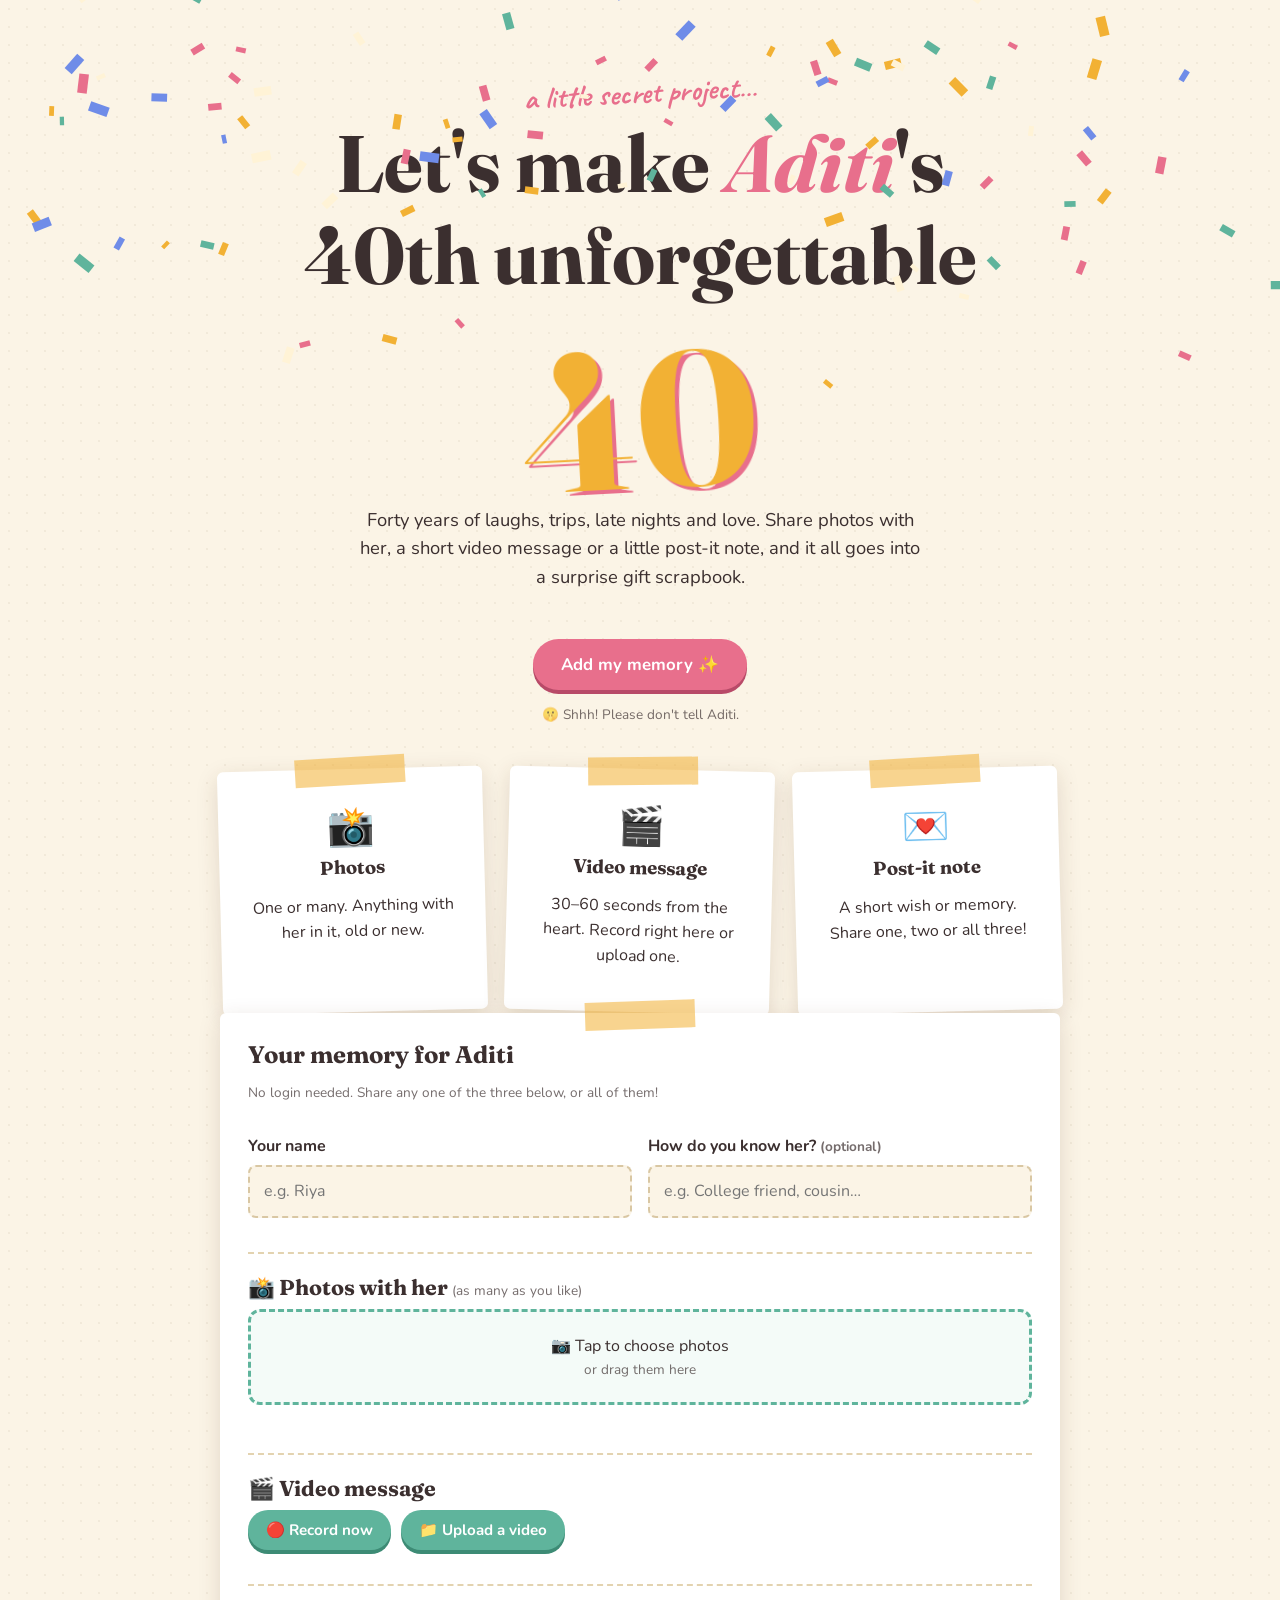
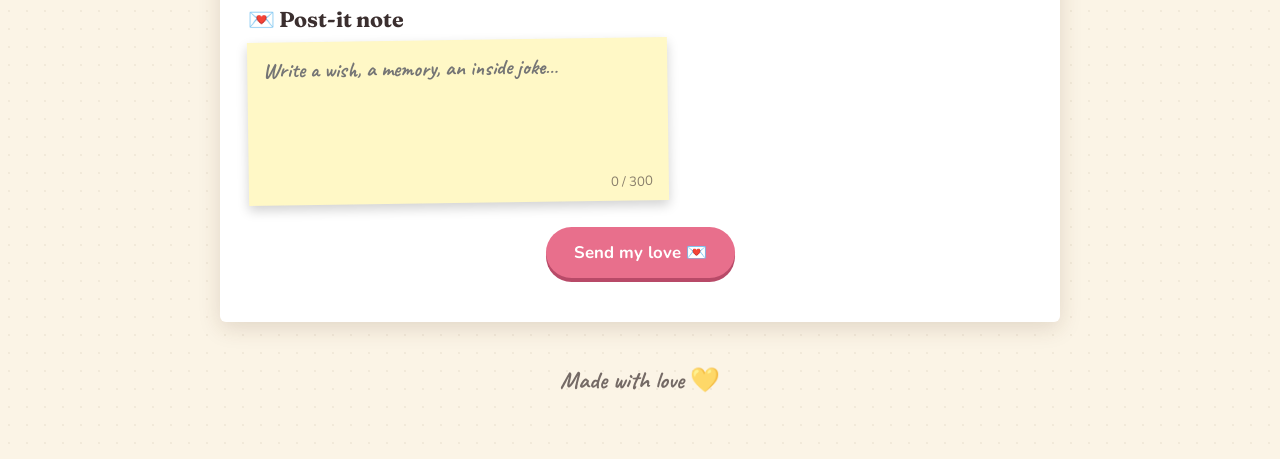
<file: index.html>
<!doctype html>
<html lang="en">
<head>
<meta charset="utf-8">
<meta name="viewport" content="width=device-width, initial-scale=1">
<title>Aditi turns 40! 🎉 Leave a memory</title>
<link rel="stylesheet" href="style.css?v=20261105">
</head>
<body>
<header class="hero wrap">
  <div class="hand">a little secret project…</div>
  <h1>Let's make <em id="name">Aditi</em>'s<br>40th unforgettable</h1>
  <div class="big40">40</div>
  <p class="lead">Forty years of laughs, trips, late nights and love. Share photos with her, a short video message or a little post-it note, and it all goes into a surprise gift scrapbook.</p>
  <div class="cds" id="cds"></div>
  <a class="btn" href="#share">Add my memory ✨</a>
  <p class="hint" style="margin-top:14px">🤫 Shhh! Please don't tell Aditi.</p>
</header>

<section class="wrap">
  <div class="steps">
    <div class="card"><div class="emoji">📸</div><h3>Photos</h3><p>One or many. Anything with her in it, old or new.</p></div>
    <div class="card"><div class="emoji">🎬</div><h3>Video message</h3><p>30–60 seconds from the heart. Record right here or upload one.</p></div>
    <div class="card"><div class="emoji">💌</div><h3>Post-it note</h3><p>A short wish or memory. Share one, two or all three!</p></div>
  </div>
</section>

<section class="wrap" id="share">
  <form class="card" id="form">
    <h2>Your memory for <span class="nm">Aditi</span></h2>
    <p class="hint">No login needed. Share any one of the three below, or all of them!</p>
    <div class="row">
      <div><label for="who">Your name</label><input type="text" id="who" required maxlength="60" placeholder="e.g. Riya"></div>
      <div><label for="rel">How do you know her? <span class="hint">(optional)</span></label><input type="text" id="rel" maxlength="80" placeholder="e.g. College friend, cousin…"></div>
    </div>

    <h3 class="sechead">📸 Photos with her <span class="hint">(as many as you like)</span></h3>
    <div class="drop" id="drop">📷 Tap to choose photos<div class="hint">or drag them here</div></div>
    <input type="file" id="photos" accept="image/*" multiple hidden>
    <div class="polas" id="pholist"></div>

    <h3 class="sechead">🎬 Video message</h3>
    <div class="vidbox">
      <div class="vidbtns">
        <button type="button" class="btn alt" id="recBtn">🔴 Record now</button>
        <button type="button" class="btn alt" id="upBtn">📁 Upload a video</button>
        <button type="button" class="btn alt" id="clrBtn" hidden>🗑 Remove</button>
      </div>
      <input type="file" id="vidfile" accept="video/*" hidden>
      <div id="recstat" class="hint"></div>
      <video id="vidprev" controls playsinline hidden></video>
    </div>

    <h3 class="sechead">💌 Post-it note</h3>
    <div class="postit"><textarea id="note" rows="4" maxlength="300" placeholder="Write a wish, a memory, an inside joke…"></textarea><small id="cnt">0 / 300</small></div>

    <div class="bar" id="bar"><i id="barfill"></i></div>
    <div class="err" id="err"></div>
    <p style="text-align:center;margin-top:24px"><button class="btn" id="send">Send my love 💌</button></p>
  </form>

  <div class="card thanks" id="thanks">
    <h2>Thank you, <span id="tyname"></span>! 💖</h2>
    <p>Your memory is safely tucked into the scrapbook.<br>Remember — it's a surprise!</p>
    <button class="btn alt" onclick="location.reload()">Add another</button>
  </div>
</section>

<footer class="hand" style="font-size:1.5rem">Made with love 💛</footer>

<script type="module">
import { CONFIG } from "./config.js?v=20261105";
import { DEMO, MAX_VIDEO_MB, countdown, confetti, shrinkImage, submitContribution } from "./app.js?v=20261105";

document.title = `${CONFIG.herName} turns ${CONFIG.age}! 🎉 Leave a memory`;
document.getElementById("name").textContent = CONFIG.herName;
document.querySelectorAll(".nm").forEach(e => e.textContent = CONFIG.herName);
document.querySelector(".big40").textContent = CONFIG.age;
countdown(CONFIG.birthday, document.getElementById("cds"));
confetti();
if (DEMO) document.querySelector(".hint").insertAdjacentHTML("afterend", '<p class="hint">🧪 Demo mode: nothing is actually uploaded.</p>');

const $ = id => document.getElementById(id);
let photos = [], video = null, stream = null, recorder = null;

// ----- photos -----
const renderPhotos = () => {
  $("pholist").innerHTML = "";
  photos.forEach((f, i) => {
    const d = document.createElement("div"); d.className = "pola";
    d.innerHTML = `<img src="${URL.createObjectURL(f)}"><button type="button" aria-label="remove">×</button>`;
    d.querySelector("button").onclick = () => { photos.splice(i, 1); renderPhotos(); };
    $("pholist").append(d);
  });
};
const addPhotos = files => { photos.push(...[...files].filter(f => f.type.startsWith("image/"))); renderPhotos(); };
$("drop").onclick = () => $("photos").click();
$("photos").onchange = e => { addPhotos(e.target.files); e.target.value = ""; };
$("drop").ondragover = e => e.preventDefault();
$("drop").ondrop = e => { e.preventDefault(); addPhotos(e.dataTransfer.files); };

// ----- video -----
const setVideo = f => {
  video = f; const p = $("vidprev");
  p.hidden = !f; $("clrBtn").hidden = !f; $("recstat").textContent = "";
  if (f) { p.srcObject = null; p.muted = false; p.src = URL.createObjectURL(f); p.controls = true; }
};
$("upBtn").onclick = () => $("vidfile").click();
$("vidfile").onchange = e => { if (e.target.files[0]) setVideo(e.target.files[0]); };
$("clrBtn").onclick = () => setVideo(null);

$("recBtn").onclick = async () => {
  if (recorder?.state === "recording") { recorder.stop(); return; }
  if (!navigator.mediaDevices?.getUserMedia || !window.MediaRecorder) { $("err").textContent = "Recording isn't supported here — please use Upload."; return; }
  try {
    stream = await navigator.mediaDevices.getUserMedia({ video: { facingMode: "user" }, audio: true });
  } catch { $("err").textContent = "Couldn't access camera/mic. You can upload a video instead."; return; }
  $("err").textContent = "";
  const p = $("vidprev"); p.hidden = false; p.srcObject = stream; p.muted = true; p.controls = false; p.play();
  const chunks = [];
  recorder = new MediaRecorder(stream);
  recorder.ondataavailable = e => chunks.push(e.data);
  recorder.onstop = () => {
    stream.getTracks().forEach(t => t.stop());
    const type = recorder.mimeType || "video/webm";
    setVideo(new File(chunks, `message.${type.includes("mp4") ? "mp4" : "webm"}`, { type }));
    $("recBtn").textContent = "🔴 Record again";
  };
  recorder.start();
  $("recBtn").textContent = "⏹ Stop recording";
  $("recstat").innerHTML = '<span class="rec">● Recording…</span> tap Stop when done';
};

$("note").addEventListener("input", () => $("cnt").textContent = `${$("note").value.length} / 300`);

// ----- submit -----
$("form").onsubmit = async e => {
  e.preventDefault(); $("err").textContent = "";
  if (!photos.length && !video && !$("note").value.trim()) { $("err").textContent = "Please add a photo, a video or a note 🙂"; return; }
  if (video && video.size > MAX_VIDEO_MB * 1024 * 1024) { $("err").textContent = `That video is over ${MAX_VIDEO_MB} MB — please keep it to about a minute.`; return; }
  $("send").disabled = true; $("send").textContent = "Uploading…";
  $("bar").style.display = "block";
  try {
    const small = await Promise.all(photos.map(f => shrinkImage(f)));
    await submitContribution(
      { name: $("who").value.trim(), relation: $("rel").value.trim(), note: $("note").value.trim(), photos: small, video },
      p => $("barfill").style.width = Math.round(p * 100) + "%");
    $("tyname").textContent = $("who").value.trim();
    $("form").style.display = "none"; $("thanks").style.display = "block";
    $("thanks").scrollIntoView({ behavior: "smooth" }); confetti(5000);
  } catch (err) {
    console.error(err); $("err").textContent = "Something went wrong — please try again.";
    $("send").disabled = false; $("send").textContent = "Send my love 💌";
  }
};
</script>
</body>
</html>
</file>
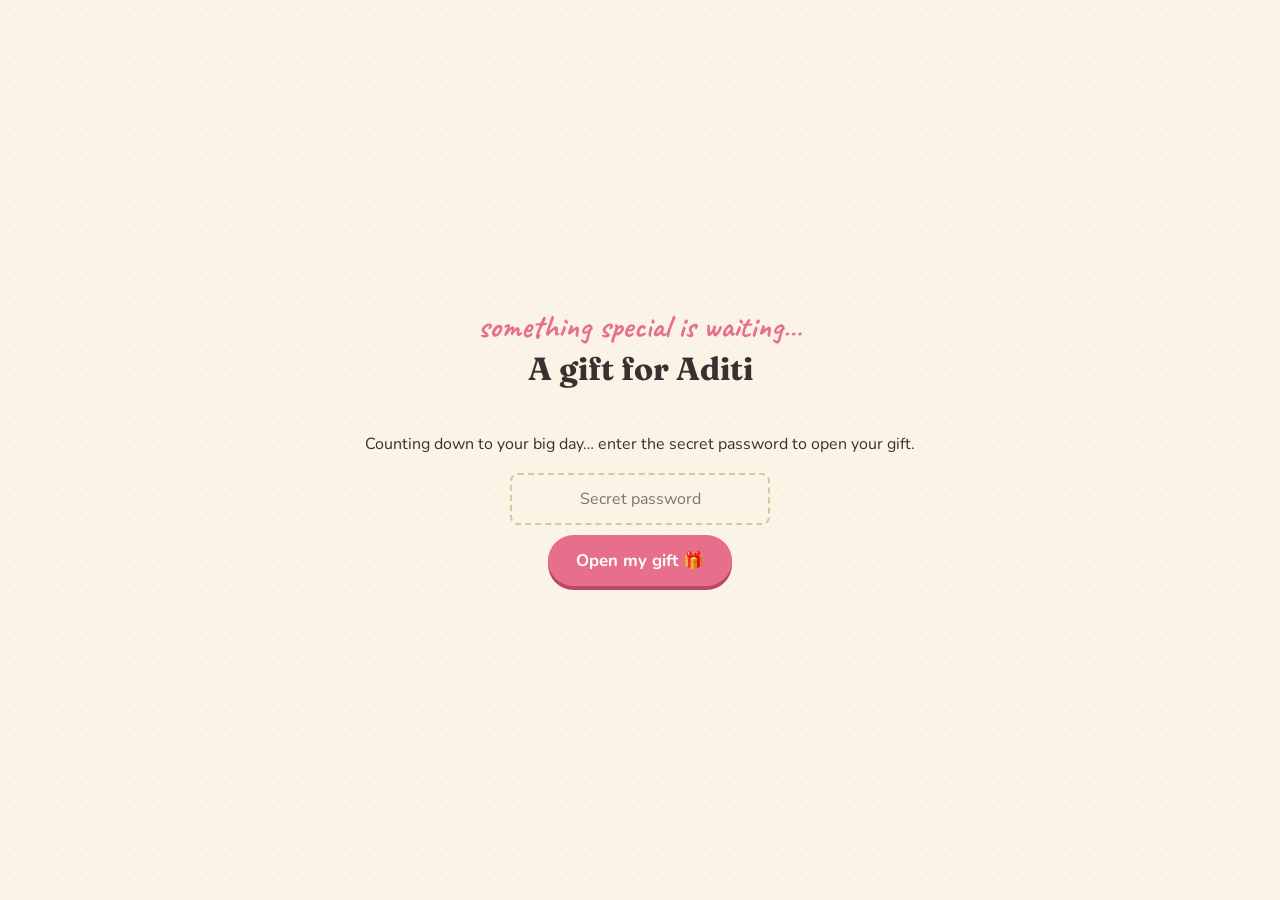
<file: gallery.html>
<!doctype html>
<html lang="en">
<head>
<meta charset="utf-8">
<meta name="viewport" content="width=device-width, initial-scale=1">
<meta name="referrer" content="no-referrer">
<title>Aditi's 40th Scrapbook</title>
<link rel="stylesheet" href="style.css?v=20261105">
</head>
<body>
<div class="lock" id="lock">
  <div>
    <div class="hand" style="font-size:2rem;color:var(--rose)">something special is waiting…</div>
    <h1 id="lockTitle">A gift for Aditi</h1>
    <div class="cds" id="cds"></div>
    <p id="lockMsg"></p>
    <input type="text" id="pw" placeholder="Secret password" autocomplete="off">
    <button class="btn" id="open">Open my gift 🎁</button>
    <div class="err" id="err"></div>
  </div>
</div>

<main id="main" hidden style="position:relative">
  <button class="btn logout" id="logout">Log out</button>
  <header class="hero wrap">
    <div class="hand">with all our love</div>
    <h1>Happy 40th, <em id="nm">Aditi</em>!</h1>
    <p class="lead" id="sub"></p>
    <button class="btn" id="playAll">▶ Play all video messages</button>
  </header>

  <nav class="tabs" id="tabs">
    <a href="#videos" class="on">🎬 Videos <b id="cV"></b></a>
    <a href="#photos">📸 Photos <b id="cP"></b></a>
    <a href="#notesec">💌 Notes <b id="cN"></b></a>
  </nav>

  <div class="layout">
  <aside class="people" id="people" aria-label="Filter by person"></aside>
  <div class="content">
  <section class="wrap" id="videos"><h2>🎬 Video messages</h2><div class="reel" id="reel"></div></section>
  <section class="wrap" id="photos"><h2>📸 Memories with you</h2><div class="wall" id="wall"></div></section>
  <section class="wrap" id="notesec"><h2>💌 Post-it notes for you</h2><div class="notes" id="notes"></div></section>
  </div>
  </div>
  <footer class="hand" style="font-size:1.6rem">Here's to the next 40 💛</footer>
</main>

<div class="modal" id="modal">
  <button class="x" id="mx" aria-label="Close">×</button>
  <button class="arrow l" id="mprev" aria-label="Previous">‹</button>
  <div id="mbody" style="text-align:center"></div>
  <button class="arrow r" id="mnext" aria-label="Next">›</button>
</div>

<script type="module">
import { CONFIG } from "./config.js?v=20261105";
import { DEMO, countdown, confetti, loadContributions, esc } from "./app.js?v=20261105";

const $ = id => document.getElementById(id);
$("lockTitle").textContent = `A gift for ${CONFIG.herName}`;
document.title = `${CONFIG.herName}'s ${CONFIG.age}th Scrapbook`;
$("nm").textContent = CONFIG.herName;
countdown(CONFIG.birthday, $("cds"), () => { $("lockMsg").textContent = "It's time! 🎉 Enter the secret password to open your gift."; });
$("lockMsg").textContent = "Counting down to your big day… enter the secret password to open your gift.";
if (DEMO) $("lockMsg").textContent += ` (Demo preview — admin password: ${CONFIG.adminPassword})`;

const go = async () => {
  const v = $("pw").value.trim();
  if (v !== CONFIG.giftPassword && v !== CONFIG.adminPassword) {
    $("err").textContent = "Hmm, that's not it. Try again?";
    return;
  }
  $("lock").hidden = true; $("main").hidden = false; confetti(5000);
  const hidden = (CONFIG.hiddenNames || []).map(n => n.toLowerCase());
  const list = (await loadContributions()).filter(c => !hidden.includes(String(c.name).trim().toLowerCase()));
  all = list; buildPeople(); render(all);
};
$("logout").onclick = () => {
  hide(); who = ""; all = [];
  $("main").hidden = true; $("lock").hidden = false;
  $("pw").value = ""; $("err").textContent = "";
  scrollTo(0, 0);
};
$("open").onclick = go;
$("pw").addEventListener("keydown", e => { if (e.key === "Enter") go(); });

// highlight the tab for the section currently in view
const links = [...document.querySelectorAll("#tabs a")];
const spy = new IntersectionObserver(es => es.forEach(e => {
  if (e.isIntersecting) links.forEach(a => a.classList.toggle("on", a.getAttribute("href") === "#" + e.target.id));
}), { rootMargin: "-40% 0px -55% 0px" });
["videos", "photos", "notesec"].forEach(id => spy.observe($(id)));

// ----- viewer: photos or videos, with arrows, swipe and keyboard -----
let items = [], idx = 0;
function draw() {
  const it = items[idx];
  const media = it.kind === "photo"
    ? `<img referrerpolicy="no-referrer" src="${esc(it.src)}" alt="">`
    : it.drive
      ? `<iframe class="drv" src="${esc(it.video)}" allow="autoplay; fullscreen" allowfullscreen></iframe>`
      : `<video id="pv" src="${esc(it.video)}" controls autoplay playsinline></video>`;
  const who = it.kind === "photo" ? esc(it.name) : `${esc(it.name)}${it.relation ? " · " + esc(it.relation) : ""}`;
  $("mbody").innerHTML = `${media}<div class="cap">${who}</div><div class="count">${idx + 1} / ${items.length}</div>`;
  if ($("pv")) $("pv").onended = () => step(1);
  const multi = items.length > 1;
  $("mprev").hidden = $("mnext").hidden = !multi;
}
function openViewer(list, i) { items = list; idx = i; $("modal").classList.add("on"); draw(); }
function step(d) { if (items.length > 1) { idx = (idx + d + items.length) % items.length; draw(); } }
function hide() { $("modal").classList.remove("on"); $("mbody").innerHTML = ""; items = []; }
$("mx").onclick = hide;
$("mprev").onclick = e => { e.stopPropagation(); step(-1); };
$("mnext").onclick = e => { e.stopPropagation(); step(1); };
$("modal").onclick = e => (e.target === $("modal") || e.target === $("mbody")) && hide();
document.addEventListener("keydown", e => {
  if (!$("modal").classList.contains("on")) return;
  if (e.key === "Escape") hide();
  if (e.key === "ArrowLeft") step(-1);
  if (e.key === "ArrowRight") step(1);
});
let tx = null, ty = null;
$("modal").addEventListener("touchstart", e => { tx = e.touches[0].clientX; ty = e.touches[0].clientY; }, { passive: true });
$("modal").addEventListener("touchend", e => {
  if (tx === null) return;
  const dx = e.changedTouches[0].clientX - tx, dy = e.changedTouches[0].clientY - ty;
  tx = ty = null;
  if (Math.abs(dx) > 50 && Math.abs(dx) > Math.abs(dy) * 1.5) step(dx < 0 ? 1 : -1);
}, { passive: true });

// ----- people filter: "All" on top, then one entry per sender -----
let all = [], who = "";
function buildPeople() {
  const by = new Map();
  all.forEach(c => { const k = String(c.name).trim().toLowerCase(); (by.get(k) || by.set(k, { name: String(c.name).trim(), n: 0 }).get(k)).n += 1; });
  const people = [...by.entries()].sort((a, b) => a[1].name.localeCompare(b[1].name));
  const btn = (k, label, extra = "") => `<button data-k="${esc(k)}" class="${k === who ? "on" : ""}">${esc(label)}${extra}</button>`;
  $("people").innerHTML = `<h3>💛 People</h3>` + btn("", "✨ All", ` <b>${all.length}</b>`) + people.map(([k, v]) => btn(k, v.name)).join("");
  $("people").querySelectorAll("button").forEach(b => b.onclick = () => {
    who = b.dataset.k; buildPeople();
    render(who ? all.filter(c => String(c.name).trim().toLowerCase() === who) : all);
    scrollTo({ top: 0, behavior: "smooth" });
  });
}

function render(list) {
  const people = list.length;
  const photos = list.flatMap(c => c.photos.map(src => ({ kind: "photo", src, name: c.name })));
  const vids = list.filter(c => c.video).map(c => ({ ...c, kind: "video" }));
  $("sub").textContent = who
    ? `${list[0].name} sent ${photos.length} photos and ${vids.length} video messages.`
    : `${people} people who love you sent ${photos.length} photos and ${vids.length} video messages.`;

  $("reel").innerHTML = vids.length ? "" : '<p class="hint">No videos yet.</p>';
  vids.forEach((c, i) => {
    const d = document.createElement("div"); d.className = "vid";
    const thumb = c.drive
      ? `<img class="vthumb" referrerpolicy="no-referrer" loading="lazy" src="${esc(c.videoThumb)}" alt="">`
      : `<video src="${esc(c.video)}#t=0.5" preload="metadata" muted></video>`;
    d.innerHTML = `${thumb}<div class="hand">${esc(c.name)}</div><div class="hint">${esc(c.relation)}</div>`;
    d.onclick = () => openViewer(vids, i);
    $("reel").append(d);
  });
  $("playAll").hidden = !vids.length;
  $("playAll").onclick = () => openViewer(vids, 0);
  const notes = list.filter(c => c.note);
  $("cV").textContent = vids.length; $("cP").textContent = photos.length; $("cN").textContent = notes.length;

  $("wall").innerHTML = "";
  photos.forEach((p, i) => {
    const d = document.createElement("div"); d.className = "pola";
    d.style.transform = `rotate(${(((i * 37) % 7) - 3)}deg)`;
    d.innerHTML = `<img referrerpolicy="no-referrer" loading="lazy" src="${esc(p.src)}"><span>${esc(p.name)}</span>`;
    d.onclick = () => openViewer(photos, i);
    $("wall").append(d);
  });

  $("notes").innerHTML = notes.map(c =>
    `<div class="note">“${esc(c.note)}”<small>— ${esc(c.name)}, ${esc(c.relation)}</small></div>`).join("")
    || '<p class="hint">No notes yet.</p>';
}
</script>
</body>
</html>
</file>
<file: style.css>
@import url("https://fonts.googleapis.com/css2?family=Caveat:wght@500;700&family=Fraunces:ital,wght@0,400;0,700;1,400&family=Nunito:wght@400;600;700&display=swap");

:root {
  --paper: #fbf4e6; --paper2: #f3e8d0; --ink: #3b2f2f; --rose: #e86f8c; --gold: #f2b134;
  --teal: #5fb49c; --tape: rgba(242, 177, 52, .55);
}
* { box-sizing: border-box; }
[hidden] { display: none !important; }
html { scroll-behavior: smooth; overflow-x: hidden; }
body { overflow-x: clip; }
body {
  margin: 0; color: var(--ink); font-family: Nunito, system-ui, sans-serif; line-height: 1.55;
  background: var(--paper);
  background-image: radial-gradient(rgba(120, 90, 50, .07) 1px, transparent 1px);
  background-size: 18px 18px;
}
h1, h2, h3 { font-family: Fraunces, Georgia, serif; line-height: 1.15; margin: 0 0 .4em; }
.hand { font-family: Caveat, cursive; font-weight: 700; }
.wrap { max-width: 880px; margin: 0 auto; padding: 0 20px; }
section { padding: 56px 0; }

/* hero */
.hero { text-align: center; padding: 70px 0 30px; }
.hero .hand { font-size: 1.9rem; color: var(--rose); transform: rotate(-3deg); display: inline-block; }
.hero h1 { font-size: clamp(2.6rem, 9vw, 5rem); }
.hero h1 em { color: var(--rose); font-style: italic; }
.hero p.lead { font-size: 1.15rem; max-width: 560px; margin: 0 auto 26px; }
.big40 { font-family: Fraunces, serif; font-weight: 700; font-size: clamp(6rem, 24vw, 12rem); color: var(--gold); line-height: .9;
  text-shadow: 4px 4px 0 var(--rose); margin: 10px 0 0; animation: pop 1.2s cubic-bezier(.2, 1.6, .4, 1) both; }
@keyframes pop { from { transform: scale(.3) rotate(-12deg); opacity: 0 } to { transform: scale(1) rotate(-3deg); opacity: 1 } }
.cds { display: flex; gap: 12px; justify-content: center; margin: 22px 0; flex-wrap: wrap; }
.cd { background: #fff; border-radius: 10px; padding: 10px 16px; box-shadow: 0 3px 10px rgba(0, 0, 0, .12); min-width: 74px; }
.cd b { display: block; font: 700 1.8rem Fraunces, serif; } .cd span { font-size: .75rem; text-transform: uppercase; letter-spacing: .08em; }

.btn { display: inline-block; border: 0; cursor: pointer; font: 700 1.05rem Nunito, sans-serif; color: #fff; background: var(--rose);
  padding: 14px 28px; border-radius: 999px; box-shadow: 0 4px 0 #b84a68; text-decoration: none; transition: transform .1s; }
.btn:hover { transform: translateY(-2px); } .btn:active { transform: translateY(2px); box-shadow: 0 1px 0 #b84a68; }
.btn.alt { background: var(--teal); box-shadow: 0 4px 0 #3d8b75; } .btn:disabled { opacity: .6; cursor: wait; }

/* cards & polaroids */
.card { background: #fff; border-radius: 6px; padding: 28px; box-shadow: 0 6px 22px rgba(80, 50, 20, .15); position: relative; }
.card::before, .tape { content: ""; position: absolute; top: -12px; left: 50%; width: 110px; height: 28px; background: var(--tape); transform: translateX(-50%) rotate(-2deg); }
.steps { display: grid; grid-template-columns: repeat(auto-fit, minmax(210px, 1fr)); gap: 22px; }
.steps .card { text-align: center; } .steps .card:nth-child(odd) { transform: rotate(-1.5deg); } .steps .card:nth-child(even) { transform: rotate(1.5deg); }
.steps .emoji { font-size: 2.4rem; }

label { display: block; font-weight: 700; margin: 18px 0 6px; }
input[type=text], textarea { width: 100%; padding: 12px 14px; border: 2px dashed #d9c7a3; border-radius: 8px; background: var(--paper); font: inherit; color: inherit; }
input:focus, textarea:focus { outline: 0; border-color: var(--rose); border-style: solid; }
.row { display: grid; grid-template-columns: 1fr 1fr; gap: 16px; } @media (max-width: 600px) { .row { grid-template-columns: 1fr; } }
.drop { border: 3px dashed var(--teal); border-radius: 12px; padding: 22px; text-align: center; cursor: pointer; background: #f4fbf8; }
.drop:hover { background: #e8f6f1; } .hint { font-size: .85rem; opacity: .7; }

.polas { display: flex; flex-wrap: wrap; gap: 16px; margin-top: 14px; }
.pola { background: #fff; padding: 8px 8px 26px; box-shadow: 0 4px 12px rgba(0, 0, 0, .22); width: 130px; position: relative; }
.pola:nth-child(odd) { transform: rotate(-3deg); } .pola:nth-child(even) { transform: rotate(2.5deg); }
.pola img, .pola video { width: 100%; aspect-ratio: 1; object-fit: cover; display: block; }
.pola button { position: absolute; top: -8px; right: -8px; width: 26px; height: 26px; border-radius: 50%; border: 0; background: var(--rose); color: #fff; cursor: pointer; font-weight: 700; }

.vidbox video { width: 100%; max-height: 320px; background: #000; border-radius: 8px; margin-top: 12px; }
.vidbtns { display: flex; gap: 10px; flex-wrap: wrap; margin-top: 8px; }
.vidbtns .btn { font-size: .95rem; padding: 10px 18px; }
.rec { color: #d11; font-weight: 700; animation: blink 1s infinite; } @keyframes blink { 50% { opacity: .3 } }

.bar { height: 14px; background: #eadcc0; border-radius: 99px; overflow: hidden; margin-top: 18px; display: none; }
.bar i { display: block; height: 100%; width: 0; background: linear-gradient(90deg, var(--gold), var(--rose)); transition: width .2s; }
.thanks { text-align: center; display: none; } .thanks h2 { color: var(--rose); }
.err { color: #c0172e; font-weight: 700; margin-top: 12px; }
footer { text-align: center; padding: 40px 0 60px; opacity: .7; }

.sechead { margin: 34px 0 8px; padding-top: 22px; border-top: 2px dashed #e3d3b0; font-size: 1.35rem; }
.sechead .hint { font: 400 .85rem Nunito, sans-serif; }
.postit { background: #fff8c6; padding: 14px 16px 8px; box-shadow: 0 5px 12px rgba(0, 0, 0, .18); transform: rotate(-.8deg); max-width: 420px; }
.postit textarea { border: 0; background: transparent; padding: 0; font: 700 1.35rem/1.3 Caveat, cursive; resize: none; }
.postit textarea:focus { border: 0; }
.postit small { display: block; text-align: right; opacity: .6; }
/* gallery */
.tabs { position: sticky; top: 0; z-index: 20; display: flex; justify-content: center; gap: 8px; flex-wrap: wrap; padding: 10px;
  background: rgba(251, 244, 230, .92); backdrop-filter: blur(6px); border-bottom: 2px dashed #d9c7a3; }
.tabs a { text-decoration: none; color: var(--ink); font-weight: 700; padding: 9px 18px; border-radius: 999px; background: #fff;
  box-shadow: 0 2px 6px rgba(0, 0, 0, .12); transition: .15s; font-size: .95rem; }
.tabs a:hover { transform: translateY(-2px); }
.tabs a.on { background: var(--rose); color: #fff; }
.tabs b { font-weight: 700; opacity: .75; margin-left: 4px; }
#videos, #photos, #notesec { scroll-margin-top: 64px; }
.vid { position: relative; }
.vthumb { width: 100%; aspect-ratio: 16/10; object-fit: cover; border-radius: 4px; background: #333; display: block; }
.modal iframe.drv { width: min(92vw, 900px); height: min(70vh, 520px); border: 0; border-radius: 6px; background: #000; }
.modal .arrow { position: absolute; top: 50%; transform: translateY(-50%); width: 52px; height: 52px; border-radius: 50%; border: 0; cursor: pointer;
  background: rgba(255, 255, 255, .88); color: var(--ink); font: 700 2rem/1 Nunito, sans-serif; z-index: 60; box-shadow: 0 2px 10px rgba(0, 0, 0, .4); padding: 0 0 5px; }
.modal .arrow.l { left: 14px; } .modal .arrow.r { right: 14px; }
.modal .arrow:hover { background: #fff; }
.modal .count { color: #fff; opacity: .7; text-align: center; margin-top: 4px; font-size: .9rem; }
.modal img { max-width: min(86vw, 1000px); }
@media (max-width: 700px) {
  .modal .arrow { top: auto; bottom: 22px; transform: none; width: 56px; height: 56px; }
  .modal .arrow.l { left: calc(50% - 76px); } .modal .arrow.r { right: calc(50% - 76px); }
  .modal img { max-width: 94vw; max-height: 68vh; }
  .modal iframe.drv { width: 94vw; height: 52vw; }
}
.vnav { display: flex; gap: 12px; justify-content: center; margin-top: 14px; }
.vnav .btn { padding: 10px 20px; font-size: .95rem; } .vnav .btn:disabled { opacity: .35; cursor: default; }
.vid::after { content: "▶"; position: absolute; left: 50%; top: calc(10px + 31%); transform: translate(-50%, -50%); width: 54px; height: 54px;
  border-radius: 50%; background: rgba(232, 111, 140, .92); color: #fff; display: grid; place-items: center; font-size: 1.3rem; padding-left: 4px; pointer-events: none; }
@media (max-width: 600px) {
  .tabs { flex-wrap: nowrap; gap: 6px; padding: 8px 6px; }
  .tabs a { padding: 8px 10px; font-size: .8rem; white-space: nowrap; }
  .tabs .full { display: none; }
  #videos, #photos, #notesec { scroll-margin-top: 56px; }
  section { padding: 40px 0; }
}
.lock { min-height: 100vh; display: grid; place-items: center; text-align: center; padding: 20px; }
.lock input { max-width: 260px; text-align: center; margin: 10px auto; display: block; }
.wall { columns: 3 190px; column-gap: 24px; }
.wall .pola { width: auto; display: inline-block; margin: 0 0 26px; padding: 10px 10px 34px; width: 100%; cursor: zoom-in; break-inside: avoid; transition: transform .2s; }
.wall .pola:hover { transform: rotate(0) scale(1.04); z-index: 2; }
.wall .pola img { aspect-ratio: auto; }
.wall .pola span { position: absolute; bottom: 6px; left: 0; right: 0; text-align: center; font: 700 1.2rem Caveat, cursive; }
.reel { display: grid; grid-template-columns: repeat(auto-fill, minmax(230px, 1fr)); gap: 22px; }
.vid { background: #fff; padding: 10px; border-radius: 6px; box-shadow: 0 4px 14px rgba(0, 0, 0, .2); cursor: pointer; text-align: center; }
.vid video { width: 100%; border-radius: 4px; background: #222; aspect-ratio: 16/10; object-fit: cover; }
.vid .hand { font-size: 1.3rem; }
.notes { display: grid; grid-template-columns: repeat(auto-fill, minmax(250px, 1fr)); gap: 22px; }
.note { background: #fff8c6; padding: 20px; box-shadow: 0 4px 10px rgba(0, 0, 0, .15); font: 700 1.25rem/1.3 Caveat, cursive; }
.note:nth-child(3n) { background: #ffd9e3; transform: rotate(1.5deg); } .note:nth-child(3n+1) { transform: rotate(-1.5deg); } .note:nth-child(3n+2) { background: #d6f2e8; }
.note small { display: block; margin-top: 10px; font: 600 .85rem Nunito, sans-serif; opacity: .7; }
.modal { position: fixed; inset: 0; background: rgba(20, 10, 10, .9); display: none; place-items: center; z-index: 50; padding: 20px; }
.modal.on { display: grid; } .modal img, .modal video { max-width: 100%; max-height: 82vh; border-radius: 6px; }
.modal .cap { color: #fff; text-align: center; margin-top: 10px; font: 700 1.5rem Caveat, cursive; }
.modal .x { position: absolute; top: 14px; right: 20px; color: #fff; font-size: 2.2rem; cursor: pointer; background: none; border: 0; }

/* people filter */
.people { display: flex; gap: 8px; overflow-x: auto; padding: 12px 16px; justify-content: flex-start; }
.people h3 { display: none; }
.people button { flex: none; border: 0; cursor: pointer; font: inherit; font-weight: 700; padding: 8px 14px; border-radius: 999px; background: #fff; color: var(--ink); box-shadow: 0 2px 6px rgba(0,0,0,.12); white-space: nowrap; }
.people button.on { background: var(--rose); color: #fff; }
.people b { opacity: .75; }
@media (min-width: 1100px) {
  .layout { display: grid; grid-template-columns: 220px 1fr; gap: 16px; padding: 0 16px; align-items: start; }
  .people { position: sticky; top: 84px; max-height: calc(100vh - 100px); width: auto; flex-direction: column; overflow-y: auto; padding: 14px; margin-top: 16px; background: rgba(255,255,255,.7); border-radius: 18px; }
  .people h3 { display: block; margin: 0 0 4px; font-family: Caveat, cursive; font-size: 1.6rem; color: var(--rose); }
  .people button { text-align: left; border-radius: 12px; box-shadow: none; background: transparent; }
  .people button:hover { background: #fff; }
  .people button.on { background: var(--rose); }
}
</file>
